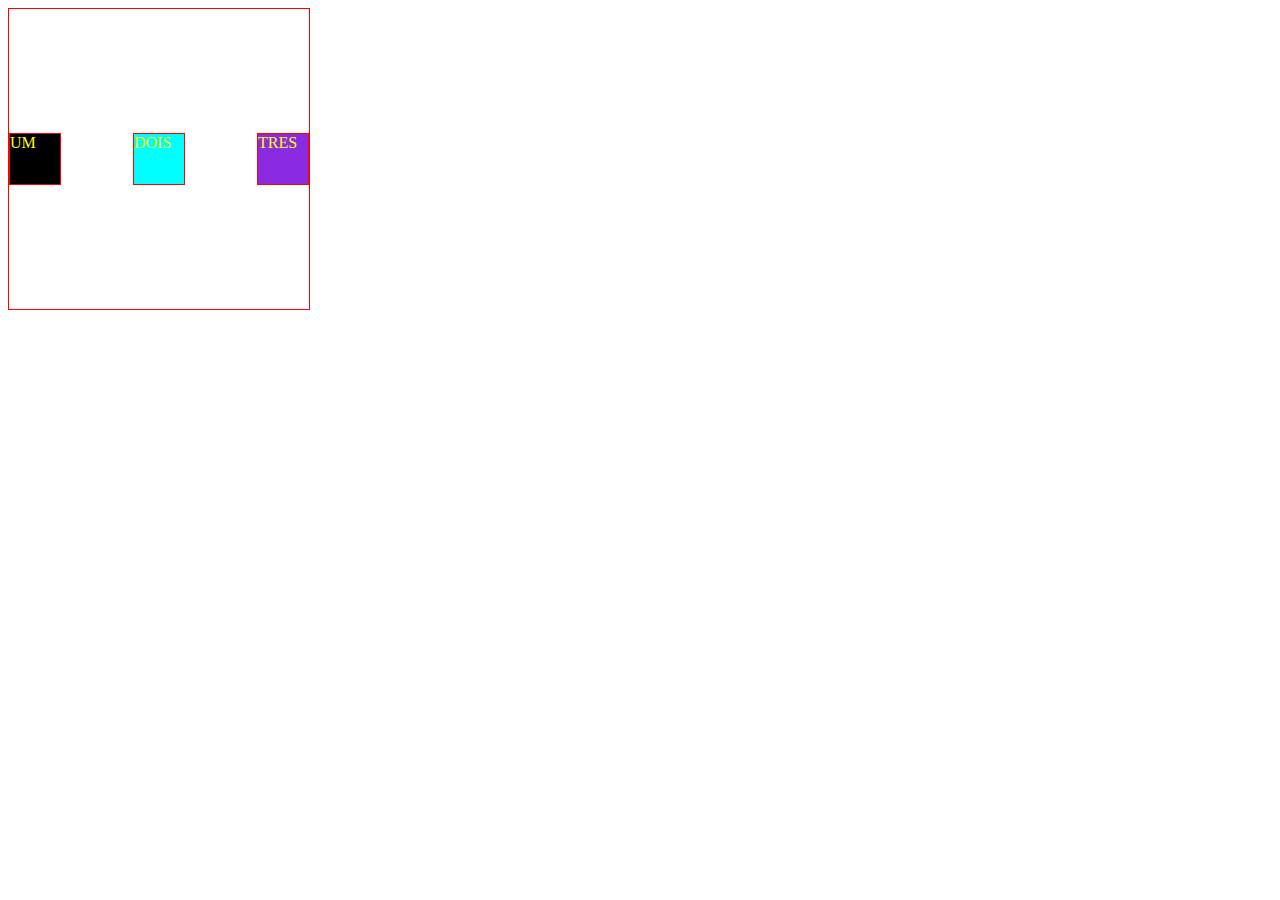
<file: css-flexbox/index.html>
<!DOCTYPE html>
<html lang="pt-br">
<head>
    <meta charset="UTF-8">
    <meta name="viewport" content="width=device-width, initial-scale=1.0">
    <link rel="stylesheet" href="/css-flexbox/css/style.css">
    <title>Document</title>
</head>
<body>
    <div id="principal">
        <div id="um">UM</div>
        <div id="dois">DOIS</div>
        <div id="tres">TRES</div>
    </div>
</body>
</html>
</file>
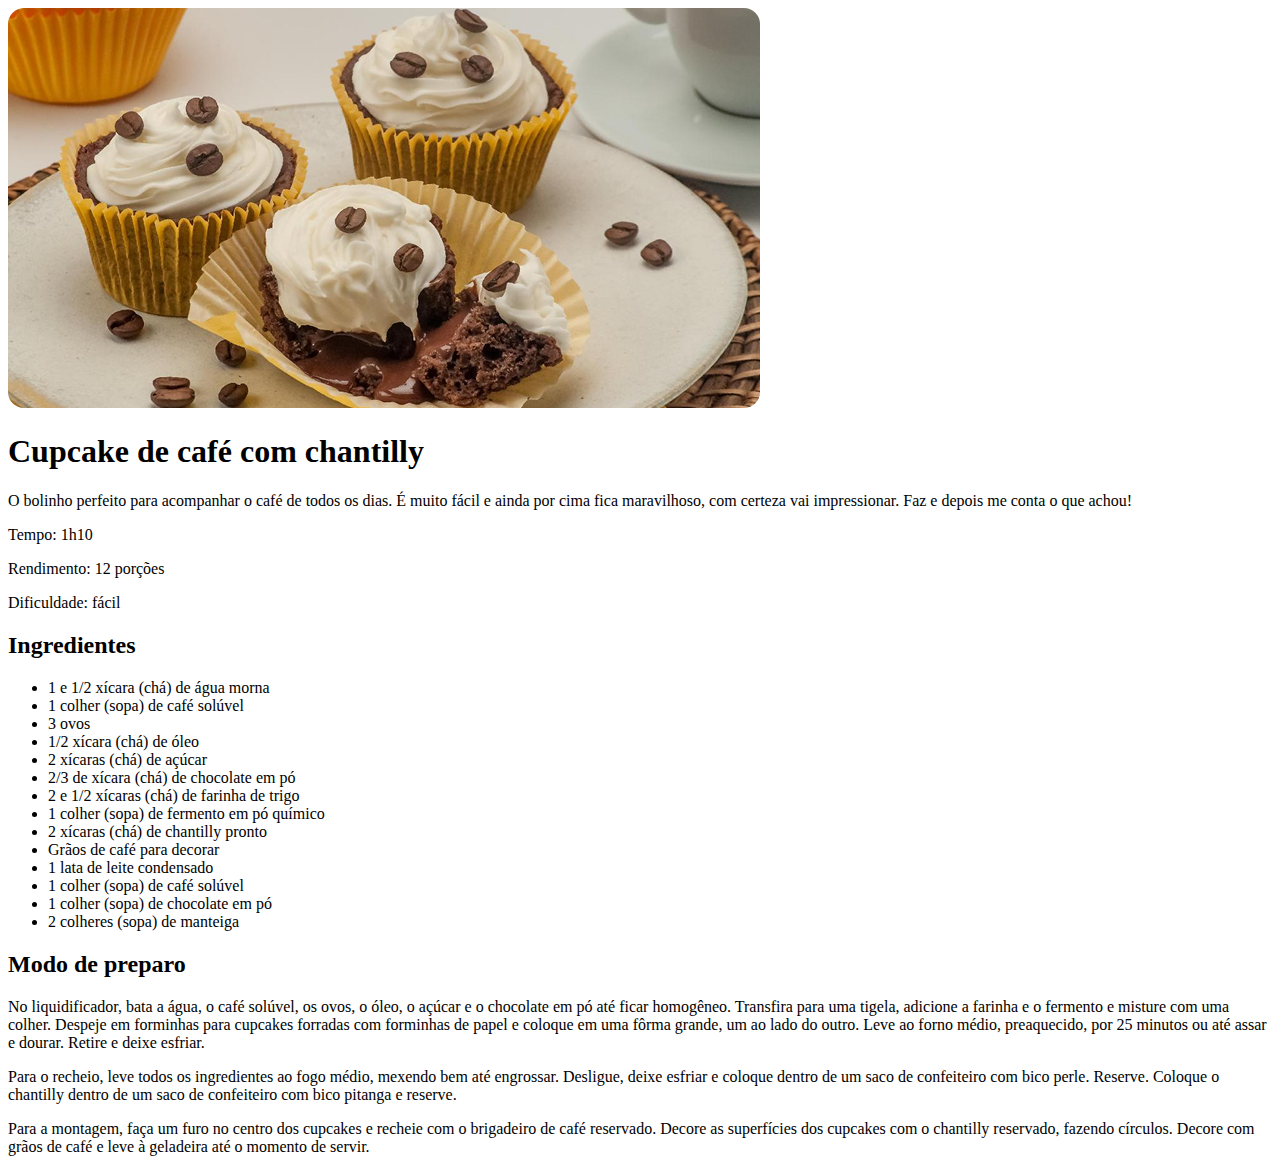
<file: Projeto-receitas/paginas/index.html>
<!DOCTYPE html>
<html lang="pt-br">
<head>
    <link rel="preconnect" href="https://fonts.googleapis.com">
<link rel="preconnect" href="https://fonts.gstatic.com" crossorigin>
<link href="https://fonts.googleapis.com/css2?family=Alice&display=swap" rel="stylesheet">
    <meta charset="UTF-8">
    <meta name="viewport" content="width=device-width, initial-scale=1.0">
    <link rel="stylesheet" href="../css/style.css">
    <title>Página de receitas</title>
</head>
<body>

    <div id="pagina">
        <img src="../imagens/main-image-1.png" alt="imagem de um cupcake">
        <main>
            <section id="sobre">
                <h1 id="titulo">Cupcake de café com chantilly</h1>
                <p>O bolinho perfeito para acompanhar o café de todos os dias. É muito fácil e ainda por cima fica maravilhoso, com certeza vai impressionar. Faz e depois me conta o que achou!</p>
                <p>Tempo: 1h10</p>
                <p>Rendimento: 12 porções</p>
                <p>Dificuldade: fácil</p>
            </section>
            <section id="ingredientes">
                <h2>Ingredientes</h2>
                <ul>
                    <li>1 e 1/2 xícara (chá) de água morna</li>
                    <li>1 colher (sopa) de café solúvel</li>
                    <li>3 ovos</li>
                    <li>1/2 xícara (chá) de óleo</li>
                    <li>2 xícaras (chá) de açúcar</li>
                    <li>2/3 de xícara (chá) de chocolate em pó</li>
                    <li>2 e 1/2 xícaras (chá) de farinha de trigo</li>
                    <li>1 colher (sopa) de fermento em pó químico</li>
                    <li>2 xícaras (chá) de chantilly pronto</li>
                    <li>Grãos de café para decorar</li>
                    <li>1 lata de leite condensado</li>
                    <li>1 colher (sopa) de café solúvel</li>
                    <li>1 colher (sopa) de chocolate em pó</li>
                    <li>2 colheres (sopa) de manteiga</li>
                </ul>
            </section>
            <section id="preparo">
                <h2>Modo de preparo</h2>
                <p>No liquidificador, bata a água, o café solúvel, os ovos, o óleo, o açúcar e o chocolate em pó até ficar homogêneo. Transfira para uma tigela, adicione a farinha e o fermento e misture com uma colher. Despeje em forminhas para cupcakes forradas com forminhas de papel e coloque em uma fôrma grande, um ao lado do outro. Leve ao forno médio, preaquecido, por 25 minutos ou até assar e dourar. Retire e deixe esfriar. </p>
                <p>Para o recheio, leve todos os ingredientes ao fogo médio, mexendo bem até engrossar. Desligue, deixe esfriar e coloque dentro de um saco de confeiteiro com bico perle. Reserve. Coloque o chantilly dentro de um saco de confeiteiro com bico pitanga e reserve. </p>
                <p>Para a montagem, faça um furo no centro dos cupcakes e recheie com o brigadeiro de café reservado. Decore as superfícies dos cupcakes com o chantilly reservado, fazendo círculos. Decore com grãos de café e leve à geladeira até o momento de servir.</p>
            </section>
        </main>
    </div>
    
</body>
</html>
</file>
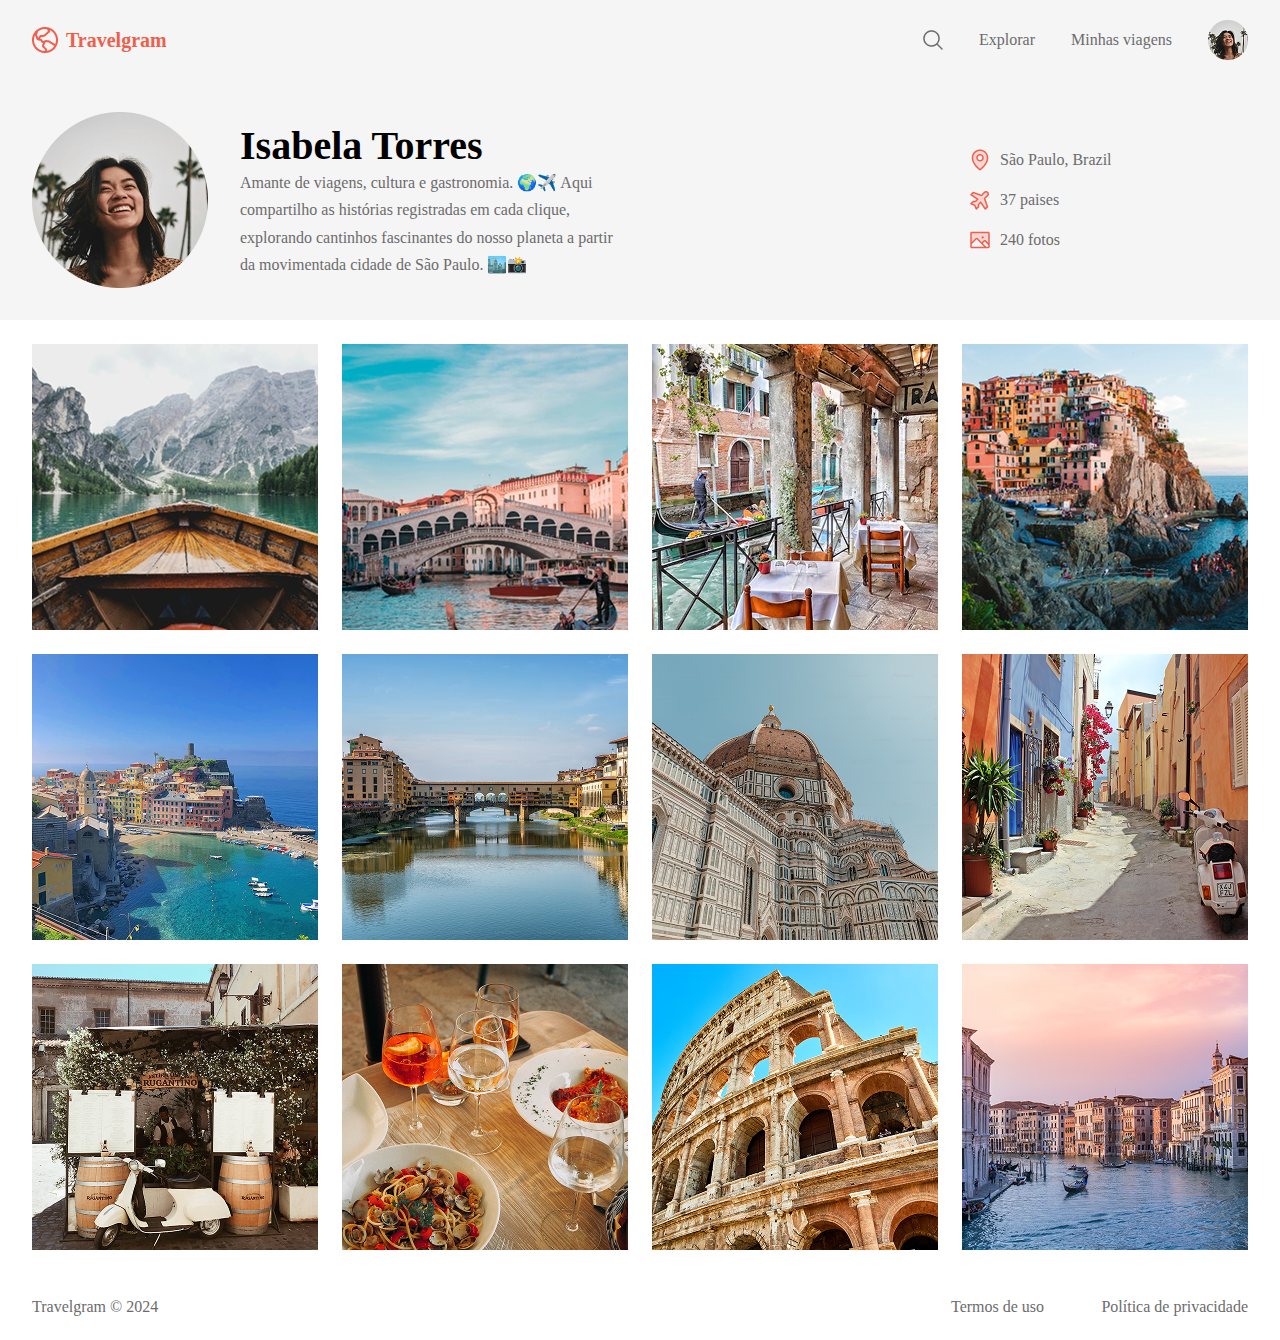
<file: Projeto-Travelgram/paginas/index.html>
<!DOCTYPE html>
<html lang="pt-br">
<head>
    <link rel="preconnect" href="https://fonts.googleapis.com">
    <link rel="preconnect" href="https://fonts.gstatic.com" crossorigin>
    <link href="https://fonts.googleapis.com/css2?family=Alice&family=Open+Sans:ital,wght@0,300..800;1,300..800&family=Poppins:ital,wght@0,100;0,200;0,300;0,400;0,500;0,600;0,700;0,800;0,900;1,100;1,200;1,300;1,400;1,500;1,600;1,700;1,800;1,900&display=swap" rel="stylesheet">
    <meta charset="UTF-8">
    <meta name="viewport" content="width=device-width, initial-scale=1.0">
    <link rel="stylesheet" href="/Projeto-Travelgram/CSS/style.css">
    <title>Travelgram</title>
</head>
<body>

    <div id="pagina">
        <header>
            <div id="logo">
                <img src="../imagens/globo.png" alt="">
                <span>Travelgram</span>
            </div>
            <nav>
                <img id="lupa" src="../imagens/lupa.png" alt="">
                <p>Explorar</p>
                <p>Minhas viagens</p>
                <img src="../imagens/Profile pic.png" alt="">
            </nav>
        </header>
        <section id="perfil">
            <div id="resumo">
                <img src="../imagens/Profile_pic_grande.png" alt="">
                <div id="sobre">
                    <h1 class="nome">Isabela Torres</h1>
                    <p id="texto-sobre">Amante de viagens, cultura e gastronomia. 🌍✈️  
                    Aqui compartilho as histórias registradas em cada clique,
                    explorando cantinhos fascinantes do nosso 
                    planeta a partir da movimentada
                    cidade de São Paulo. 🏙️📸</p>
                </div>
            </div>
            <div id="locais">
                <div class="viagens">
                    <img src="../imagens/MapPin.png" alt="">
                    <p>São Paulo, Brazil</p>
                </div>
                <div class="viagens">
                    <img src="../imagens/AirplaneTilt.png" alt="">
                    <p>37 paises</p>
                </div>
                <div class="viagens">
                    <img src="../imagens/Image-1.png" alt="">
                    <p>240 fotos</p>
                </div>
            </div>
        </section>
        <section id="galeria">
            <img src="../imagens/Image (1).png" alt="">
            <img src="../imagens/Image (2).png" alt="">
            <img src="../imagens/Image (3).png" alt="">
            <img src="../imagens/Image (4).png" alt="">
            <img src="../imagens/Image (5).png" alt="">
            <img src="../imagens/Image (6).png" alt="">
            <img src="../imagens/Image (7).png" alt="">
            <img src="../imagens/Image (8).png" alt="">
            <img src="../imagens/Image (9).png" alt="">
            <img src="../imagens/Image (10).png" alt="">
            <img src="../imagens/Image (11).png" alt="">
            <img src="../imagens/Image-lugar.png" alt="">
        </section>
        <footer>
            <p>Travelgram © 2024</p>
            <div id="termos">
                <p>Termos de uso</p>
                <p>Política de privacidade</p>
            </div>
        </footer>
    </div>
    
</body>
</html>
</file>
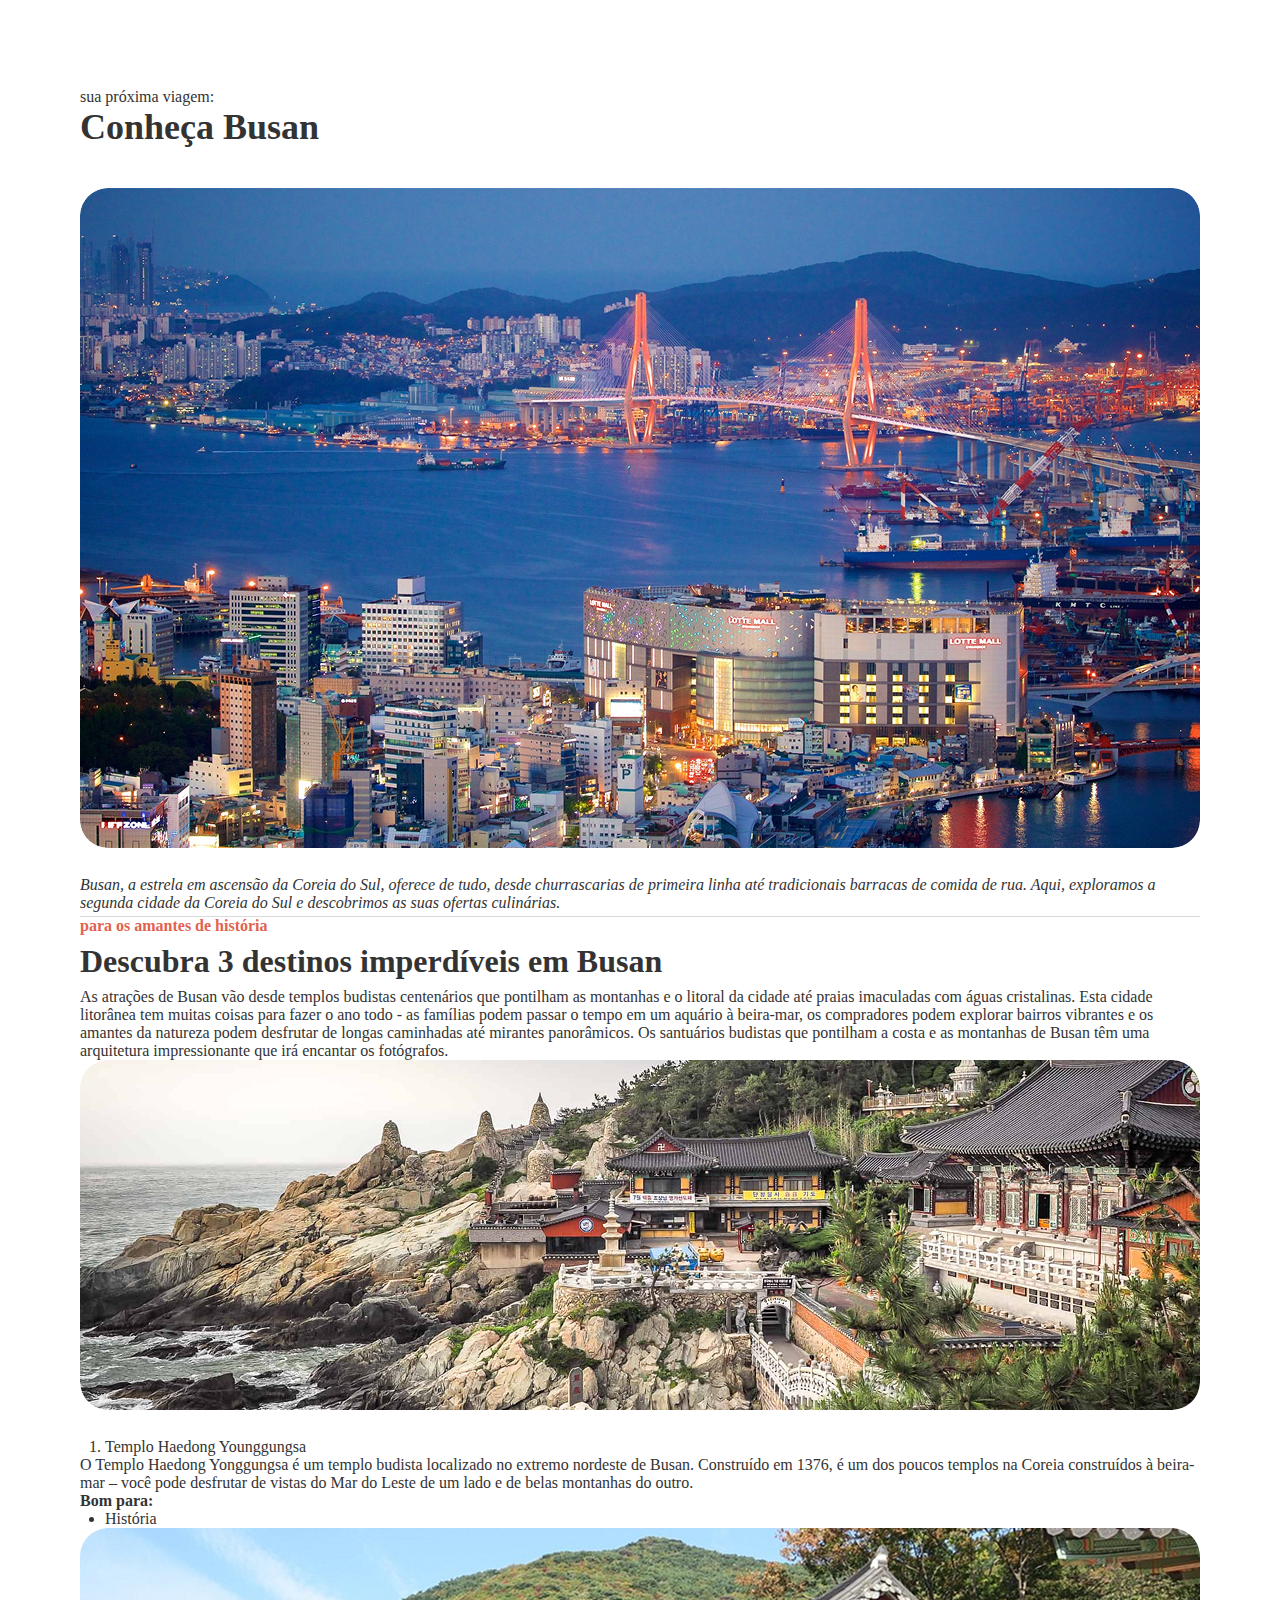
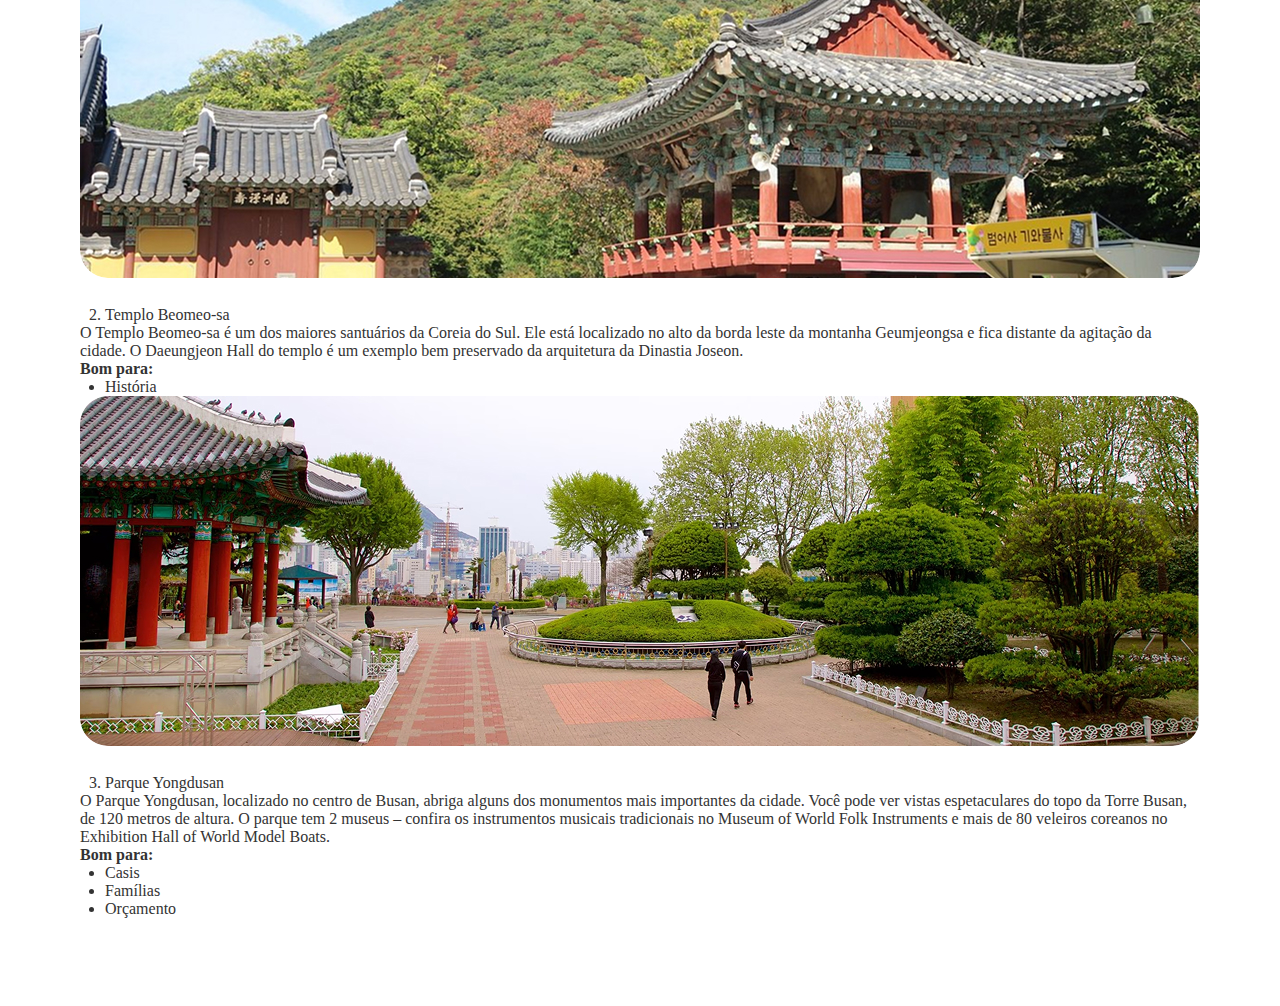
<file: Projeto-turismo/paginas/index.html>
<!DOCTYPE html>
<html lang="pt-br">
<head>
    <meta charset="UTF-8">
    <meta name="viewport" content="width=device-width, initial-scale=1.0">
    <link rel="stylesheet" href="../css/style.css">
    <title>Local turístico</title>
</head>
<body>

    <div id="local">
        <main>
            <section class="conheca">
                <p id="legenda">sua próxima viagem:</p>
                <h1>Conheça Busan</h1>
                <figure>
                    <img src="../imagens/image.jpg" alt="busan">
                    <figcaption>Busan, a estrela em ascensão da Coreia do Sul, oferece de tudo, desde churrascarias de primeira linha até tradicionais barracas de comida de rua. Aqui, exploramos a segunda cidade da Coreia do Sul e descobrimos as suas ofertas culinárias.</figcaption>
                </figure>
            </section>
            <section id="descubra">
                <p class="legenda">para os amantes de história</p>
                <h2>Descubra 3 destinos imperdíveis em Busan</h2>
                <p>As atrações de Busan vão desde templos budistas centenários que pontilham as montanhas e o litoral da cidade até praias imaculadas com águas cristalinas. Esta cidade litorânea tem muitas coisas para fazer o ano todo - as famílias podem passar o tempo em um aquário à beira-mar, os compradores podem explorar bairros vibrantes e os amantes da natureza podem desfrutar de longas caminhadas até mirantes panorâmicos.
                Os santuários budistas que pontilham a costa e as montanhas de Busan têm uma arquitetura impressionante que irá encantar os fotógrafos.</p>
                <img src="../imagens/image (1).jpg" alt="">
                <ol>
                    <li>Templo Haedong Younggungsa</li>
                    <p>O Templo Haedong Yonggungsa é um templo budista localizado no extremo nordeste de Busan. Construído em 1376, é um dos poucos templos na Coreia construídos à beira-mar – você pode desfrutar de vistas do Mar do Leste de um lado e de belas montanhas do outro. </p>
                    <p class="negrito">Bom para:</p>
                    <ul>
                        <li>História</li>
                    </ul>
                    <img src="../imagens/image (2).jpg" alt="">
                    <li>Templo Beomeo-sa</li>
                    <p>O Templo Beomeo-sa é um dos maiores santuários da Coreia do Sul. Ele está localizado no alto da borda leste da montanha Geumjeongsa e fica distante da agitação da cidade. O Daeungjeon Hall do templo é um exemplo bem preservado da arquitetura da Dinastia Joseon.</p>
                    <p class="negrito">Bom para:</p>
                    <ul>
                        <li>História</li>
                    </ul>
                    <img src="../imagens/image (3).jpg" alt="">
                    <li>Parque Yongdusan</li>
                    <p>O Parque Yongdusan, localizado no centro de Busan, abriga alguns dos monumentos mais importantes da cidade. Você pode ver vistas espetaculares do topo da Torre Busan, de 120 metros de altura. O parque tem 2 museus – confira os instrumentos musicais tradicionais no Museum of World Folk Instruments e mais de 80 veleiros coreanos no Exhibition Hall of World Model Boats.</p>
                    <p class="negrito">Bom para:</p>
                    <ul>
                        <li>Casis</li>
                        <li>Famílias</li>
                        <li>Orçamento</li>
                    </ul>
                </ol>
            </section>
        </main>
    </div>
    
</body>
</html>
</file>
<file: css-flexbox/css/style.css>
div{
    width: 50px;
    height: 50px;
    border: 1px solid red;
    color: yellow;
}

#principal{
    width: 300px;
    height: 300px;
    display: flex;
    flex-direction: row;
    justify-content: space-between;
    align-items: center;
}

#um{
    background-color: black;
}

#dois{
    background-color: aqua;
}

#tres{
    background-color: blueviolet;
}
</file>
<file: Projeto-receitas/css/style.css>
img{
    border-radius: 16px;
}
</file>
<file: Projeto-Travelgram/CSS/style.css>
*{
    margin: 0px;
    padding: 0px;
}

:root{
    font-weight: 400;
    font-style: normal;
    color: #6C6C6C;
}

#pagina{
    width: 100%;
    box-sizing: border-box;
}

header{
    padding: 20px 32px;
    display: flex;
    align-items: center;
    background-color: #F5F5F5;
}

#logo{
    display: flex;
    align-items: center;
    margin-right: auto;
}

nav{
    display: flex;
    width: 325px;
    justify-content: space-between;
    align-items: center;
}

span:nth-child(2){
    margin-left: 8px;
    font-weight: bold;
    font-size: 20px;
    line-height: 160%;
    color: #EF5F4C;
}

section#perfil{
    padding: 32px;
    display: flex;
    align-items: center;
    background-color: #F5F5F5;
}

h1{
    color: black;
    font-size: 40px;
}

#texto-sobre{
    line-height: 170%;
}

#resumo img{
    margin-right: 32px;
}

#resumo{
    display: flex;
    width: 592px;
    box-sizing: border-box;
    margin-right: auto;
}

#sobre{
    display: flex;
    flex-direction: column;
    justify-content: center;
}

#locais{
    display: flex;
    flex-direction: column;
    box-sizing: border-box;
    width: 280px;
    justify-content: space-between;
    height: 104px;
}

.viagens{
    display: flex;
    align-items: center;
    gap: 8px;
}

#galeria{
    padding: 24px 32px;
    display: flex;
    flex-wrap: wrap;
    gap: 24px;
}

footer{
    padding: 24px 32px;
    display: flex;
}

#termos{
    display: flex;
    margin-left: auto;
    width: 297px;
    justify-content: space-between;
}
</file>
<file: Projeto-turismo/css/style.css>
:root {
  font-family: "Alice", serif;
  font-style: normal;
  font-size: 16px;
  color: #333333;
}

*{
    margin: 0;
    padding: 0;
}

#local{
    width: 1120px;
    box-sizing: border-box;
    margin: 88px auto;
}

.legenda{
    color: #E1624F;
    margin-bottom: 8px;
    font-weight: bold;
}

h1{
    margin-bottom: 40px;
    font-size: 36px;
}

img{
    border-radius: 28px;
    margin-bottom: 24px;
}

figcaption{
    font-style: italic;
    margin-bottom: 4px;
    color: #333333;
}

.centralizar{
    text-align: center;
}

#conheca{
    margin-bottom: 44px;
}

#descubra{
    border-top: 1px solid #D9D9D9;
}

#titulo{
    margin: 64px 0;
}

h2{
    margin-bottom: 8px;
    font-size: 32px;
}

h3{
    font-size: 28px;
}

li.grande{
    font-size: 32px;
    margin-bottom: 4px;
}

.negrito{
    font-weight: bold;
}

ul{
    list-style-type: disc;
}

.azul{
    color: blue;
    margin: 0 0 48px 25px;
}

li{
    margin-left: 25px;
}
</file>
